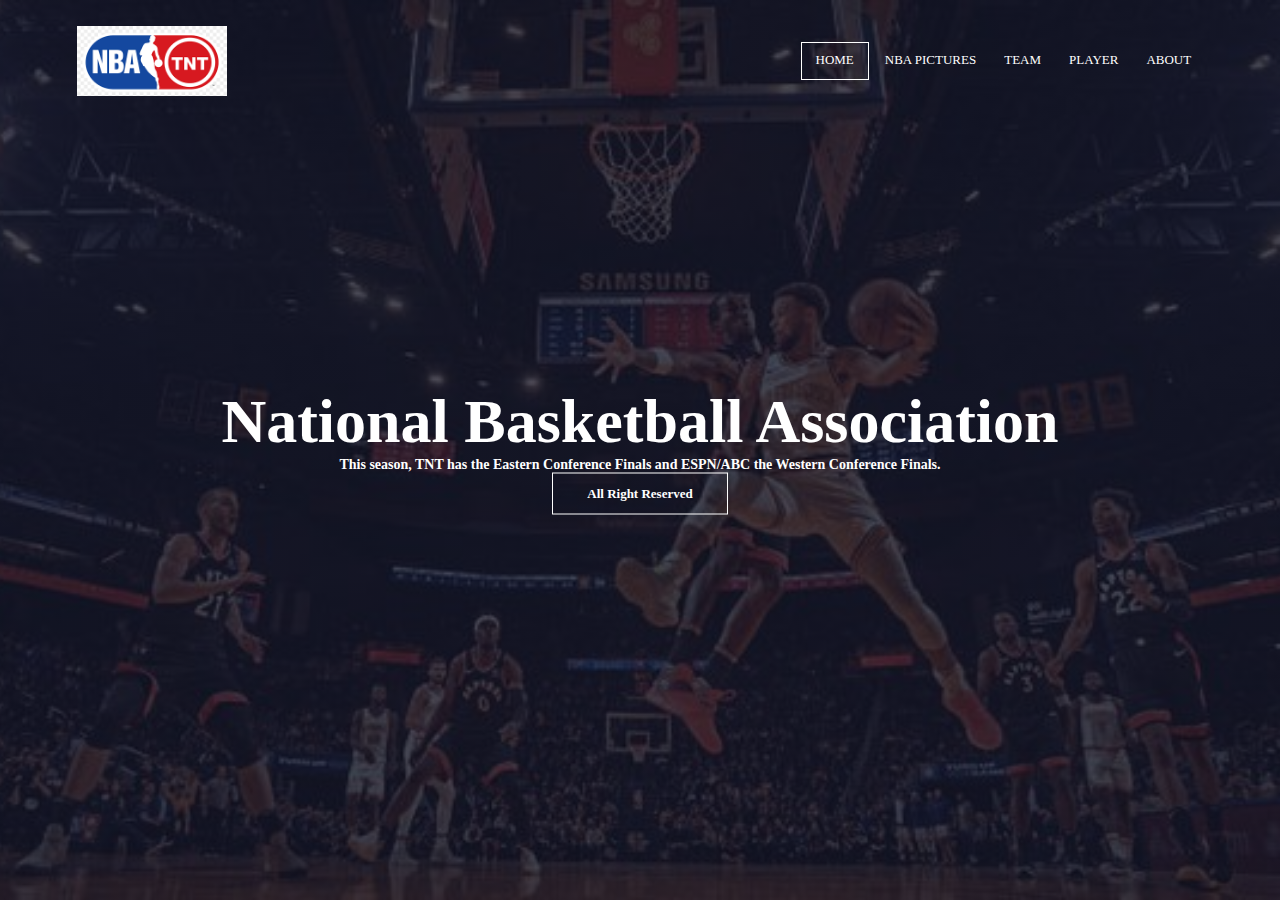
<file: index.html>
<! DOCTYPE html>
<html lang="en">
<head>
	
	<meta name="viewport" content="width=device-width, initial-scale=1.0">
	<title>NBA BASKETBALL</title>
	<link rel="stylesheet" href="style.css">
    <link rel="stylesheet" href="https://stackpath.bootstrapcdn.com/font-awesome/4.7.0/css/font-awesome.min.css">
</head>
<body>
	<section class="header">
		<nav>
           <a href="index.html"><img src="images/nba.png"></a>
		   <div class="nav-links" id="navLinks">
			<div class="nav-fa">
			<i class="fa fa-window-close" onclick="hideMenu()"></i>
			</div>
			
               <ul>

				<div class="land-btn">
				<li><a href="">HOME</a></li>
				</div>

				<li><a href="home.html">NBA PICTURES</a></li>
				<li><a href="team.html">TEAM</a></li>
				<li><a href="player.html">PLAYER</a></li>
				<li><a href="about.html">ABOUT</a></li>
			   </ul> 
		   </div>

		   <div class="nav-fa">
            <i class="fa fa-bars" onclick="showMenu()"></i>
            </div>
		  
		</nav>
	<div class="text-box">
		<h1>National Basketball Association<h1>
		<p>This season, TNT has the Eastern Conference Finals and ESPN/ABC the Western Conference Finals.
        </p>
		<a href=""class="hero-btn">All Right Reserved</a>
	</div>
</section>


		
		</div>

	</section>

	<script>
	
		var navLinks = document.getElementById("navLinks");
	
		function showMenu(){
			navLinks.style.right = "0";
		}
	
		function hideMenu(){
			navLinks.style.right = "-200px";
		}
	
	
	</script>
	
</body>
</html>
</file>
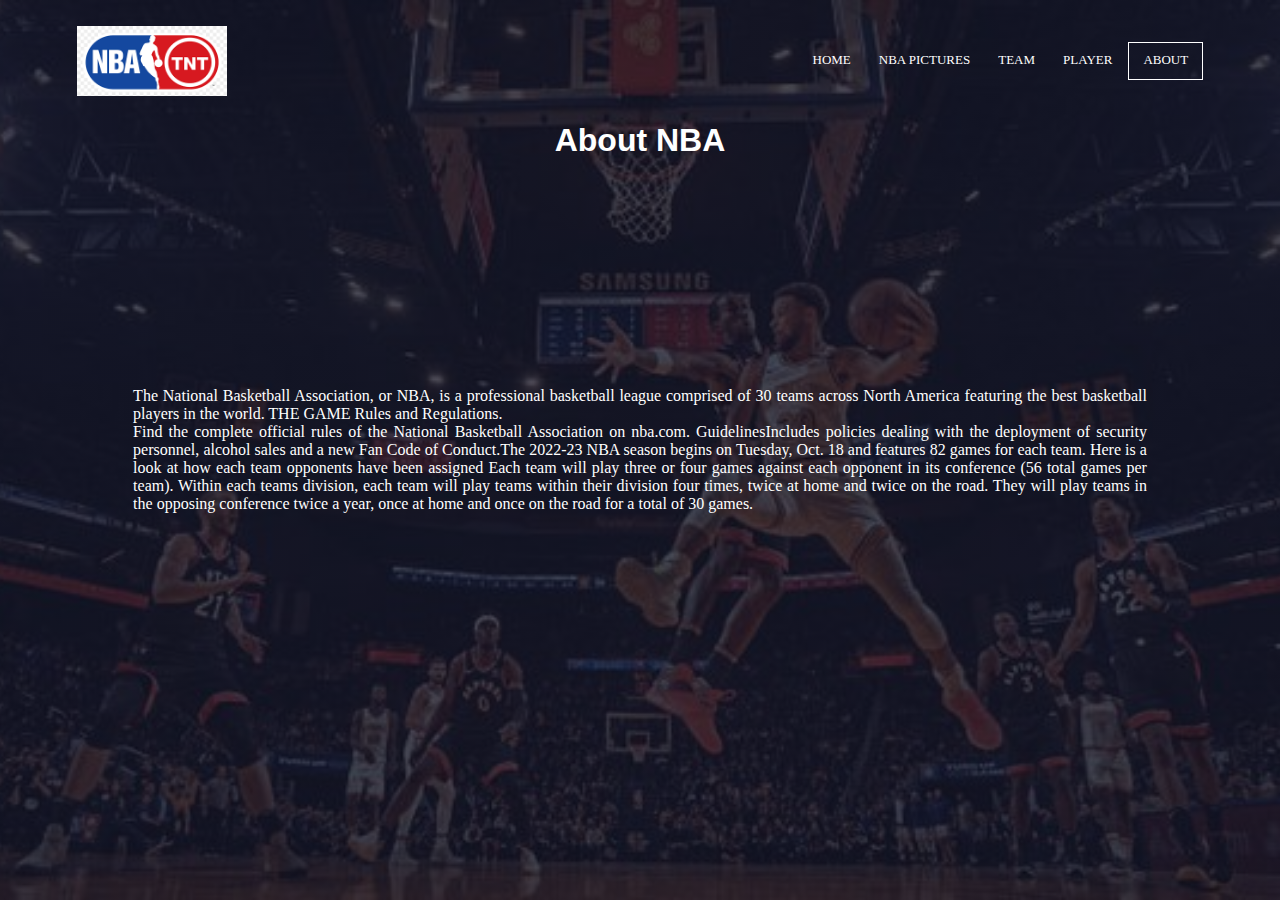
<file: about.html>
<! DOCTYPE html>
<html lang="en">
<head>
	
	<meta name="viewport" content="width=device-width, initial-scale=1.0">
	<title>NBA BASKETBALL</title>
	<link rel="stylesheet" href="style.css">
    <link rel="stylesheet" href="https://stackpath.bootstrapcdn.com/font-awesome/4.7.0/css/font-awesome.min.css">
</head>
<body>
	<section class="header">
		<nav>
           <a href="index.html"><img src="images/nba.png"></a>
		   <div class="nav-links" id="navLinks">
			<div class="nav-fa">
			<i class="fa fa-window-close" onclick="hideMenu()"></i>
			</div>
			
            <ul>
				<li><a href="index.html">HOME</a></li>
				<li><a href="home.html">NBA PICTURES</a></li>
				<li><a href="team.html">TEAM</a></li>
				<li><a href="player.html">PLAYER</a></li>

                <div class="land-btn">
				<li><a href="">ABOUT</a></li>
            </ul>
                </div>

                <div class="nav-fa">
                    <i class="fa fa-bars" onclick="showMenu()"></i>
                    </div>
               
		</nav>
        
        <div class="home">
            <h1>About NBA</h1>
            </div>

        <div class="about">
            <nav>
                
                <p>The National Basketball Association, or NBA, is a professional basketball league comprised of 30 teams across North America featuring the best basketball players in the world.
                THE GAME Rules and Regulations. <br> Find the complete official rules of the National Basketball Association on nba.com.  GuidelinesIncludes policies dealing with the deployment 
                of security personnel, alcohol sales and a new Fan Code of Conduct.The 2022-23 NBA season begins on Tuesday, Oct. 18 and features 82 games for each team. Here is a look at how each team opponents have been assigned
                Each team will play three or four games against each opponent in its conference (56 total games per team).  Within each teams division, each team will play teams within their division four times, twice at home and 
                twice on the road. They will play teams in the opposing conference twice a year, once at home and once on the road for a total of 30 games.
    
            </p>
            </nav
    
        </div>
</section>

<script>
	
	var navLinks = document.getElementById("navLinks");

	function showMenu(){
		navLinks.style.right = "0";
	}

	function hideMenu(){
		navLinks.style.right = "-200px";
	}


</script>

	
</body>
</html>
</file>
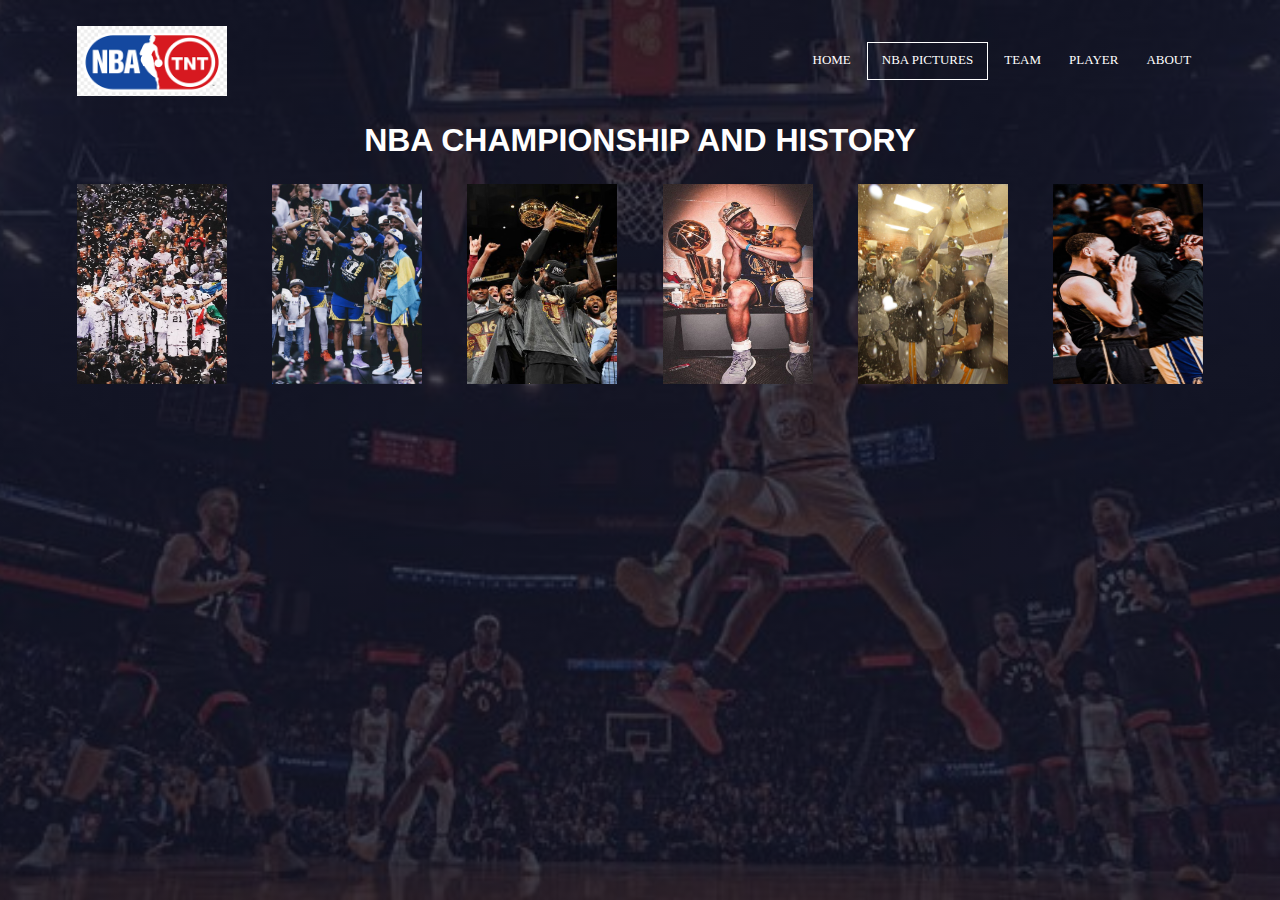
<file: home.html>
<! DOCTYPE html>
<html lang="en">
<head>
	
	<meta name="viewport" content="width=device-width, initial-scale=1.0">
	<title>NBA BASKETBALL</title>
	<link rel="stylesheet" href="style.css">
    <link rel="stylesheet" href="https://stackpath.bootstrapcdn.com/font-awesome/4.7.0/css/font-awesome.min.css">
</head>
<body>
	<section class="header">
		<nav>
           <a href="index.html"><img src="images/nba.png"></a>
		   <div class="nav-links" id="navLinks">
			<div class="nav-fa">
			<i class="fa fa-window-close" onclick="hideMenu()"></i>
			</div>
		    
               <ul>
				<li><a href="index.html">HOME</a></li>

				<div class="land-btn">
				<li><a href="">NBA PICTURES</a></li>
			    </div>

				<li><a href="team.html">TEAM</a></li>
				<li><a href="player.html">PLAYER</a></li>
				<li><a href="about.html">ABOUT</a></li>
			   </ul> 
		   </div>

		   <div class="nav-fa">
		   <i class="fa fa-bars" onclick="showMenu()"></i>
		   </div>
		</nav>
<div class="home">
		<h1>NBA CHAMPIONSHIP AND HISTORY</h1>
</div>
	<nav>
		
	  <div class="gallery">
		<a target="_blank" href="images/crazy.jpg">
		  <img src="images/crazy.jpg" alt="Cinque Terre" width="100" height="200">
		</a>
	  </div>

	  <div class="gallery">
		<a target="_blank" href="images/Champs.jpg">
		  <img src="images/Champs.jpg" alt="Cinque Terre" width="100" height="200">
		</a>
	  </div>

	  <div class="gallery">
		<a target="_blank" href="images/cavs.jpg">
		  <img src="images/cavs.jpg" alt="Cinque Terre" width="100" height="200">
		</a>
	  </div>

	  <div class="gallery">
		<a target="_blank" href="images/sc.jpg">
		  <img src="images/sc.jpg" alt="Cinque Terre" width="100" height="200">
		</a>
	  </div>
	  <div class="gallery">
		<a target="_blank" href="images/h.jpg">
		  <img src="images/h.jpg" alt="Cinque Terre" width="100" height="200">
		</a>
	  </div>
	  <div class="gallery">
		<a target="_blank" href="images/sj.jpg">
		  <img src="images/sj.jpg" alt="Cinque Terre" width="100" height="200">
		</a>
	  </div>
	
</section>

<script>
	
	var navLinks = document.getElementById("navLinks");

	function showMenu(){
		navLinks.style.right = "0";
	}

	function hideMenu(){
		navLinks.style.right = "-200px";
	}


</script>

	
</body>
</html>
</file>
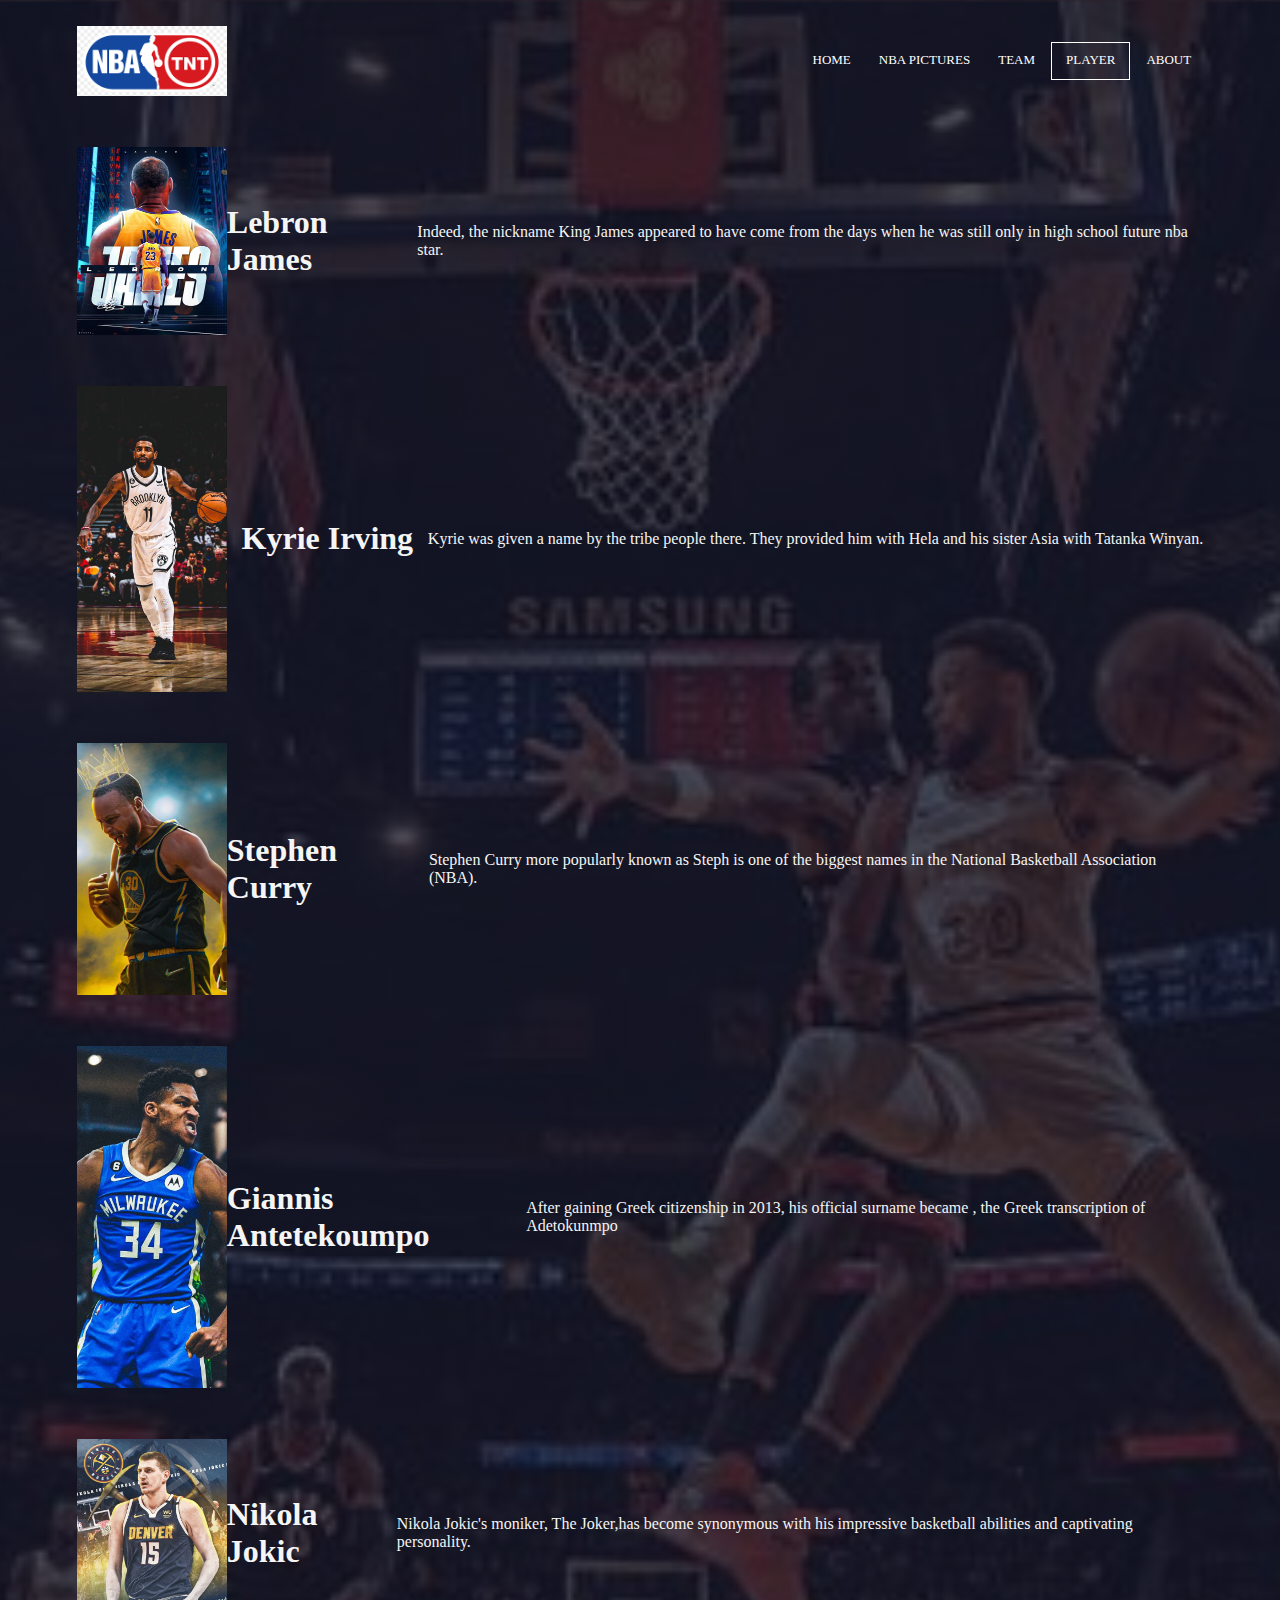
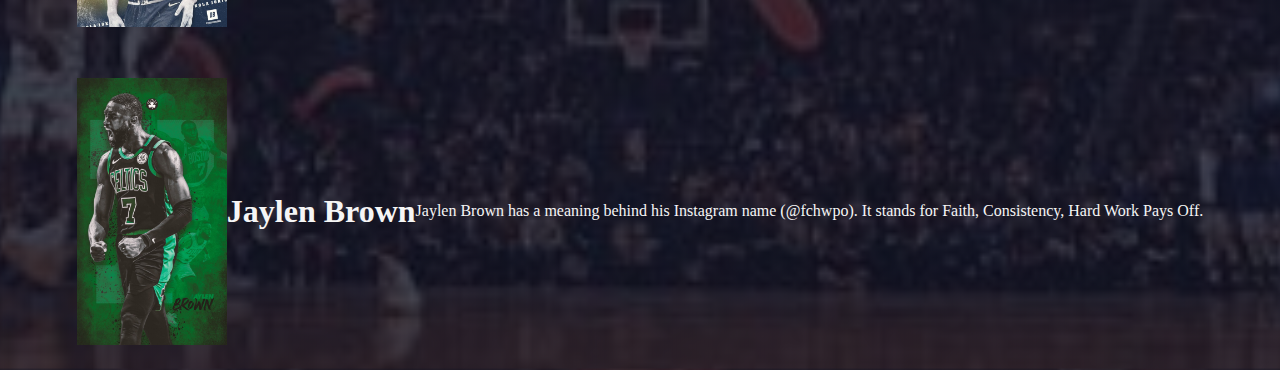
<file: player.html>
<! DOCTYPE html>
<html lang="en">
<head>
	
	<meta name="viewport" content="width=device-width, initial-scale=1.0">
	<title>NBA BASKETBALL</title>
	<link rel="stylesheet" href="style.css">
    <link rel="stylesheet" href="https://stackpath.bootstrapcdn.com/font-awesome/4.7.0/css/font-awesome.min.css">
</head>
<body>
	<section class="header">
		<nav>
           <a href="index.html"><img src="images/nba.png"></a>
           <div class="nav-links" id="navLinks">
            <div class="nav-fa">
            <i class="fa fa-window-close" onclick="hideMenu()"></i>
            </div>
			
               <ul>
				<li><a href="index.html">HOME</a></li>
				<li><a href="home.html">NBA PICTURES</a></li>
				<li><a href="team.html">TEAM</a></li>

            <div class="land-btn">
				<li><a href="">PLAYER</a></li>
            </div>

				<li><a href="about.html">ABOUT</a></li>
			   </ul> 
		   </div>

         <div class="nav-fa">
            <i class="fa fa-bars" onclick="showMenu()"></i>
            </div>
		  
		</nav>
         <div>
            <section class="player">
               <nav>
                   <a href="index.html"><img src="images/Lebron.jpg"></a>
                   <h1>Lebron James</h1>
                   <p>Indeed, the nickname King James appeared to have come from the days when he was still only in high school future nba star.</p>
               </nav>
               <nav>
                   <a href="index.html"><img src="images/Kyrie .jpg"></a>
                   <h1>Kyrie Irving</h1>
                   <p>Kyrie was given a name by the tribe people there. They provided him with Hela and his sister Asia with Tatanka Winyan. </p>
                </nav>
                <nav>
                   <a href="index.html"><img src="images/Curry.jpg"></a>
                   <h1>Stephen Curry</h1>
                   <p>Stephen Curry more popularly known as Steph  is one of the biggest names in the National Basketball Association (NBA).</p>
               </nav>
                
                <nav>
                   <a href="index.html"><img src="images/Giannis .jpg"></a>
                   <h1>Giannis Antetekoumpo</h1> 
                   <p>After gaining Greek citizenship in 2013, his official surname became , the Greek transcription of Adetokunmpo</p>
                </nav>
                <nav>
                   <a href="index.html"><img src="images/Jokic.png"></a>
                   <h1>Nikola Jokic</h1>
                   <p>Nikola Jokic's moniker, The Joker,has become synonymous with his impressive basketball abilities and captivating personality.</p>
                </nav>
                <nav>
                   <a href="index.html"><img src="images/Brown.jpg"></a>
                   <h1>Jaylen Brown</h1>
                   <p>Jaylen Brown has a meaning behind his Instagram name (@fchwpo). It stands for Faith, Consistency, Hard Work Pays Off.</p>
                </nav>
       </section>
       
         </div>
   
</section>


		
		</div>

	</section>

   <script>
	
      var navLinks = document.getElementById("navLinks");
   
      function showMenu(){
         navLinks.style.right = "0";
      }
   
      function hideMenu(){
         navLinks.style.right = "-200px";
      }
   
   
   </script>
</body>
</html>
</file>
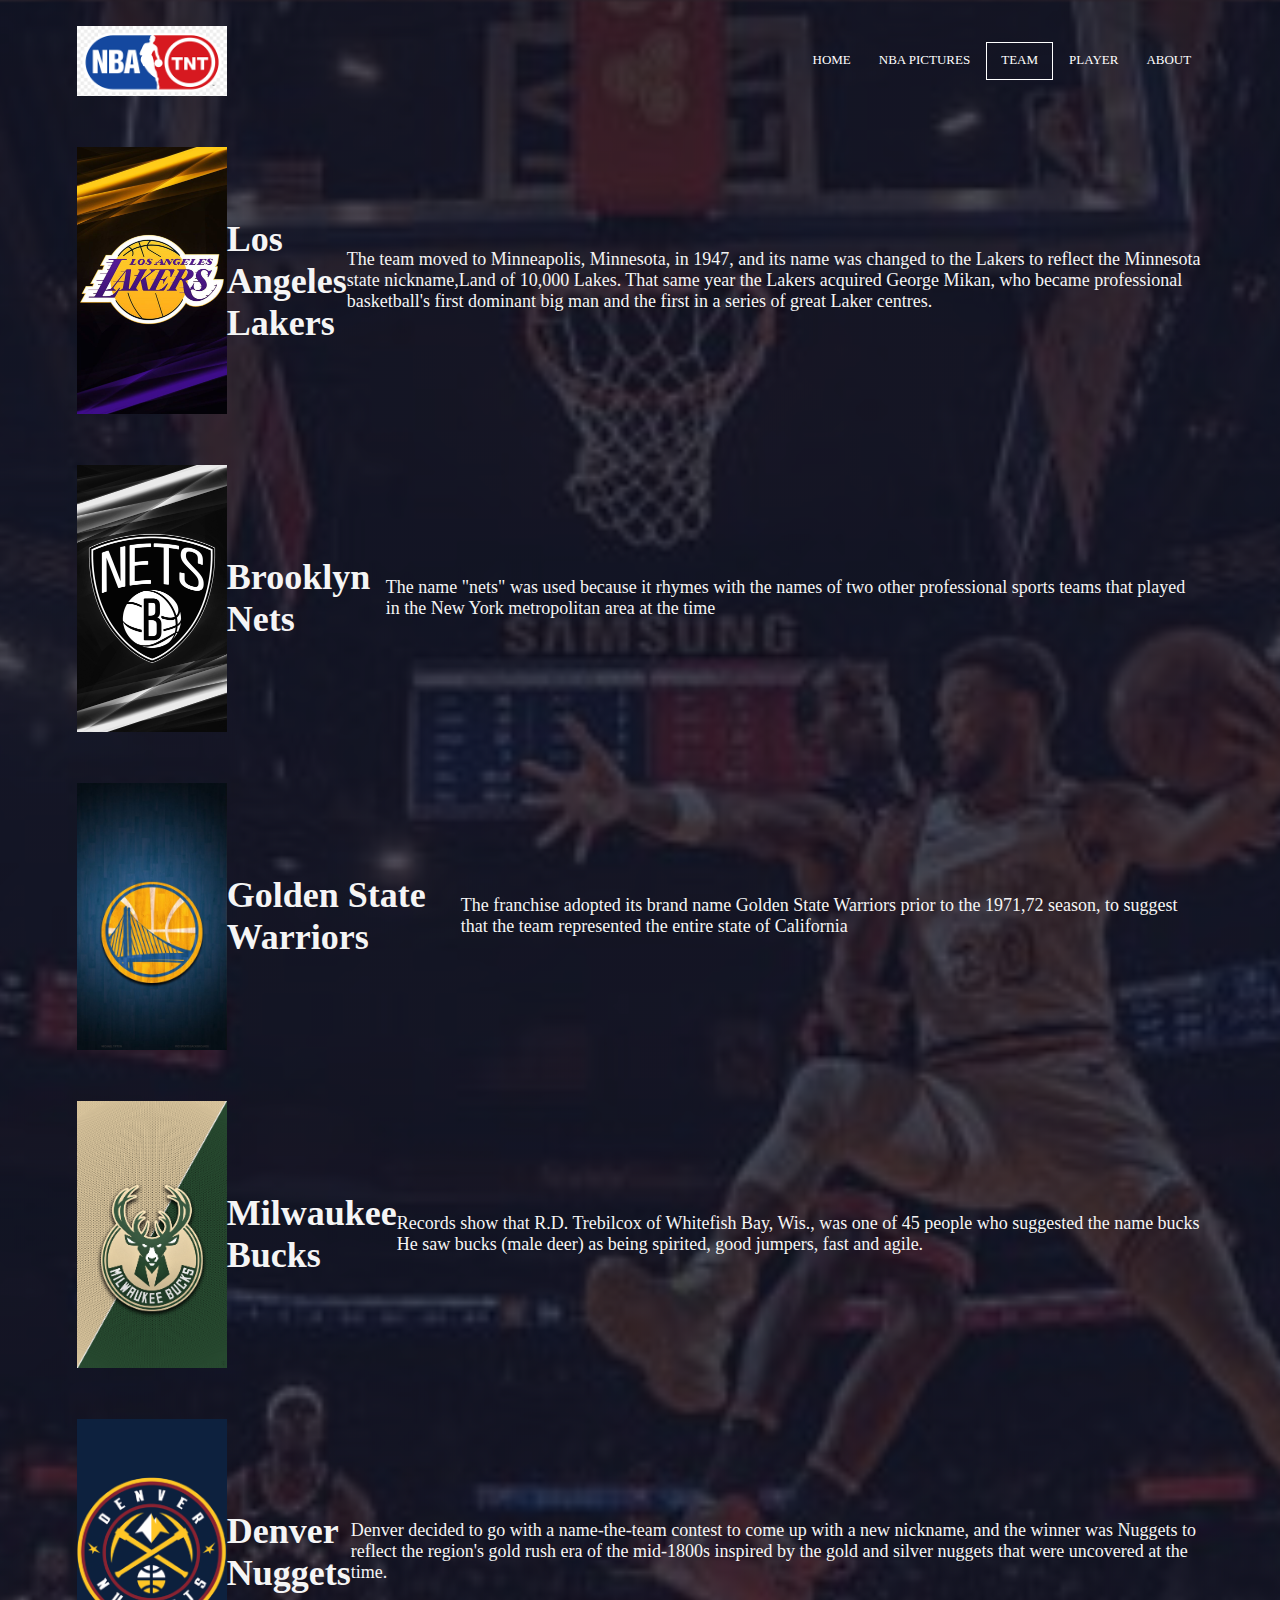
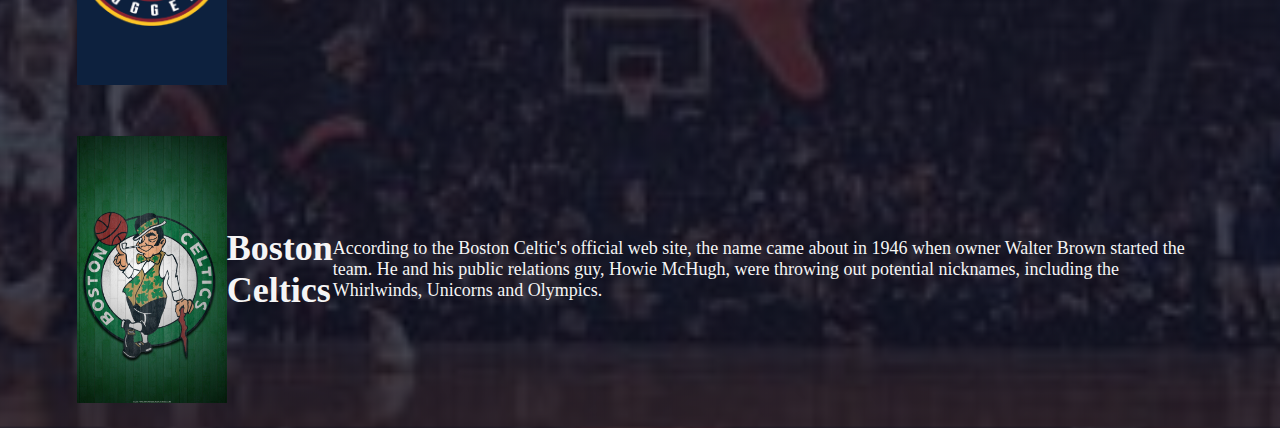
<file: team.html>
<! DOCTYPE html>
<html lang="en">
<head>
	
	<meta name="viewport" content="width=device-width, initial-scale=1.0">
	<title>NBA BASKETBALL</title>
	<link rel="stylesheet" href="style.css">
    <link rel="stylesheet" href="https://stackpath.bootstrapcdn.com/font-awesome/4.7.0/css/font-awesome.min.css">
</head>
<body>
	<section class="header">
		<nav>
           <a href="index.html"><img src="images/nba.png"></a>
		   <div class="nav-links" id="navLinks">
			<div class="nav-fa">
			<i class="fa fa-window-close" onclick="hideMenu()"></i>
			</div>
			
               <ul>
				<li><a href="index.html">HOME</a></li>
				<li><a href="home.html">NBA PICTURES</a></li>


                <div class="land-btn">
				<li><a href="">TEAM</a></li>
                </div>


				<li><a href="player.html">PLAYER</a></li>
				<li><a href="about.html">ABOUT</a></li>
			   </ul> 
		   </div>

           <div class="nav-fa">
            <i class="fa fa-bars" onclick="showMenu()"></i>
            </div>

		</nav>

        <div>
            <section class="team">
                <nav>
                    <a href="index.html"><img src="images/Lakers.jpg"></a>
                    <h1>Los Angeles Lakers</h1>
                    <p>The team moved to Minneapolis, Minnesota, in 1947, and its name was changed to the Lakers to reflect the Minnesota state nickname,Land of 10,000 Lakes.
                        That same year the Lakers acquired George Mikan, who became professional basketball's first dominant big man and the first in a series of great Laker centres.</p>
                </nav>
                <nav>
                    <a href="index.html"><img src="images/Nets.jpg"></a>
                    <h1>Brooklyn Nets</h1>
                    <p>The name "nets" was used because it rhymes with the names of two other professional sports teams that played in the New York metropolitan area at the time</p>
                 </nav>
                 <nav>
                    <a href="index.html"><img src="images/Gsw.jpg"></a>
                    <h1>Golden State Warriors</h1>
                    <p>The franchise adopted its brand name Golden State Warriors prior to the 1971,72 season, to suggest that the team represented the entire state of California</p>
                </nav>
                 
                 <nav>
                    <a href="index.html"><img src="images/Bucks .png"></a>
                    <h1>Milwaukee Bucks</h1> 
                    <p>Records show that R.D. Trebilcox of Whitefish Bay, Wis., was one of 45 people who suggested the name bucks 
                        He saw bucks (male deer) as being spirited, good jumpers, fast and agile.</p>
                 </nav>
                 <nav>
                    <a href="index.html"><img src="images/Denver.png"></a>
                    <h1>Denver Nuggets</h1>
                    <p>Denver decided to go with a name-the-team contest to come up with a new nickname, and the winner was Nuggets to reflect the region's gold rush era of the mid-1800s 
                        inspired by the gold and silver nuggets that were uncovered at the time.</p>
                 </nav>
                 <nav>
                    <a href="index.html"><img src="images/Boston.jpg"></a>
                    <h1>Boston Celtics</h1>
                    <p>According to the Boston Celtic's official web site, the name came about in 1946 when owner Walter Brown started the team. He and his public relations guy, Howie McHugh, 
                        were throwing out potential nicknames, including the Whirlwinds, Unicorns and Olympics.</p>
                 </nav>
        </section>
        
        </div>
	
</section>

<script>
	
	var navLinks = document.getElementById("navLinks");

	function showMenu(){
		navLinks.style.right = "0";
	}

	function hideMenu(){
		navLinks.style.right = "-200px";
	}


</script>

	
</body>
</html>
</file>
<file: style.css>
*{
    margin: 0;
    padding: 0;

}

.header{
    min-height: 100vh;
    width: 100%;
    background-image: linear-gradient(rgba(4,9,30,0.7),rgba(4,9,30,0.7)) , url(images/ring.jpg);
    background-position: center;
    background-size: cover;
    position: relative;
}
nav{
    display: flex;
    padding: 2% 6%;
    justify-content: space-between;
    align-items: center;
}
nav img{
    width: 150px;
}
.nav-links{
    flex: 1;
    text-align: right;
}
.nav-links ul li{
    list-style: none;
    display: inline-block;
    padding: 8px 12px;
    position: relative;
}
.nav-links ul li a{
    color: white;
    text-decoration: none;
    font-size: 13px;
}
.nav-links ul li::after{
    content: '';
    width: 0%;
    height: 2px;
    background: aqua;
    display: block;
    margin: auto;
    transition: 0.5s;
}
.nav-links ul li:hover::after{
    width: 100%;
}
.text-box{
    width: 90%;
    color: white;
    position: absolute;
    top: 50%;
    left: 50%;
    transform: translate(-50%,-50%);
    text-align: center;
}
.text-box h1{
    font-size: 62px;
}
.text-box p{
    margin: 10px 0 40 px;
    font-size: 14px;
    color: white;
}
.hero-btn{
    display: inline-block;
    text-decoration: none;
    color: #fff;
    border: 1px solid #fff;
    padding: 12px 34px;
    font-size: 13px;
    background: transparent;
    position: relative;
    cursor: pointer;
}


.land-btn{
    display: inline-block;
    text-decoration: none;
    color: #fff;
    border: 1px solid #fff;
    padding: 1px 2px;
    font-size: 13px;
    background: transparent;
    position: relative;
    cursor: pointer;
}
.hero-btn:hover{
    border: 1px solid white;
    background: white;
    transition: 1s;
}
.nav-fa{
    display: none;
}
@media(max-width: 700px){
    .text-box h1{
        font-size: 20px;
    }
    .nav-links ul li{
        display: block;
    }
    .nav-links{
        position: absolute;
        background: #f44336;
        height: 100vh;
        width: 200px;
        top: 0;
        right: -200px;
        text-align: left;
        z-index: 2;
        transition: 1s;

    }

    .nav-fa{
        display: block;
        color: white;
        margin: 10px;
        font-size: 22px;
        cursor: pointer;
    }

    .nav-links ul{
        padding: 30px;

    }

}
.team{
    font-size: large;
    color: whitesmoke;
    
}

@media(max-width: 700px)
    .text-box h1{
        font-size: 20px;
    }
.player{
    color: whitesmoke;
   
}
.about{
    width: 90%;
    color: black;
    position: absolute;
    top: 50%;
    left: 50%;
    transform: translate(-50%,-50%);
    text-align: center;
}
.about h1{
    font-size: 62px;
    text-align: justify;
    color: #f44336;
}
.about p{
    font-size: medium;
    text-align: justify;
    color: white;
}

.home {
    text-align: center;
}
.home h1{
    font-family: 'Franklin Gothic Medium', 'Arial Narrow', Arial, sans-serif;
    color: white;
    font-size: xx-large;
}
@media(max-width: 700px){
    .home{
        font-size: 20px;
    }

div.gallery {
        margin: 5px;
        border: 1px solid #ccc;
        float: left;
        width: 180px;
      }
      
div.gallery:hover {
        border: 1px solid #777;
      }
      
div.gallery img {
        width: 100%;
        height: auto;
      }
      
div.desc {
        padding: 15px;
        text-align: center;
      }

.h1{
    text-align: center;
}
</file>
